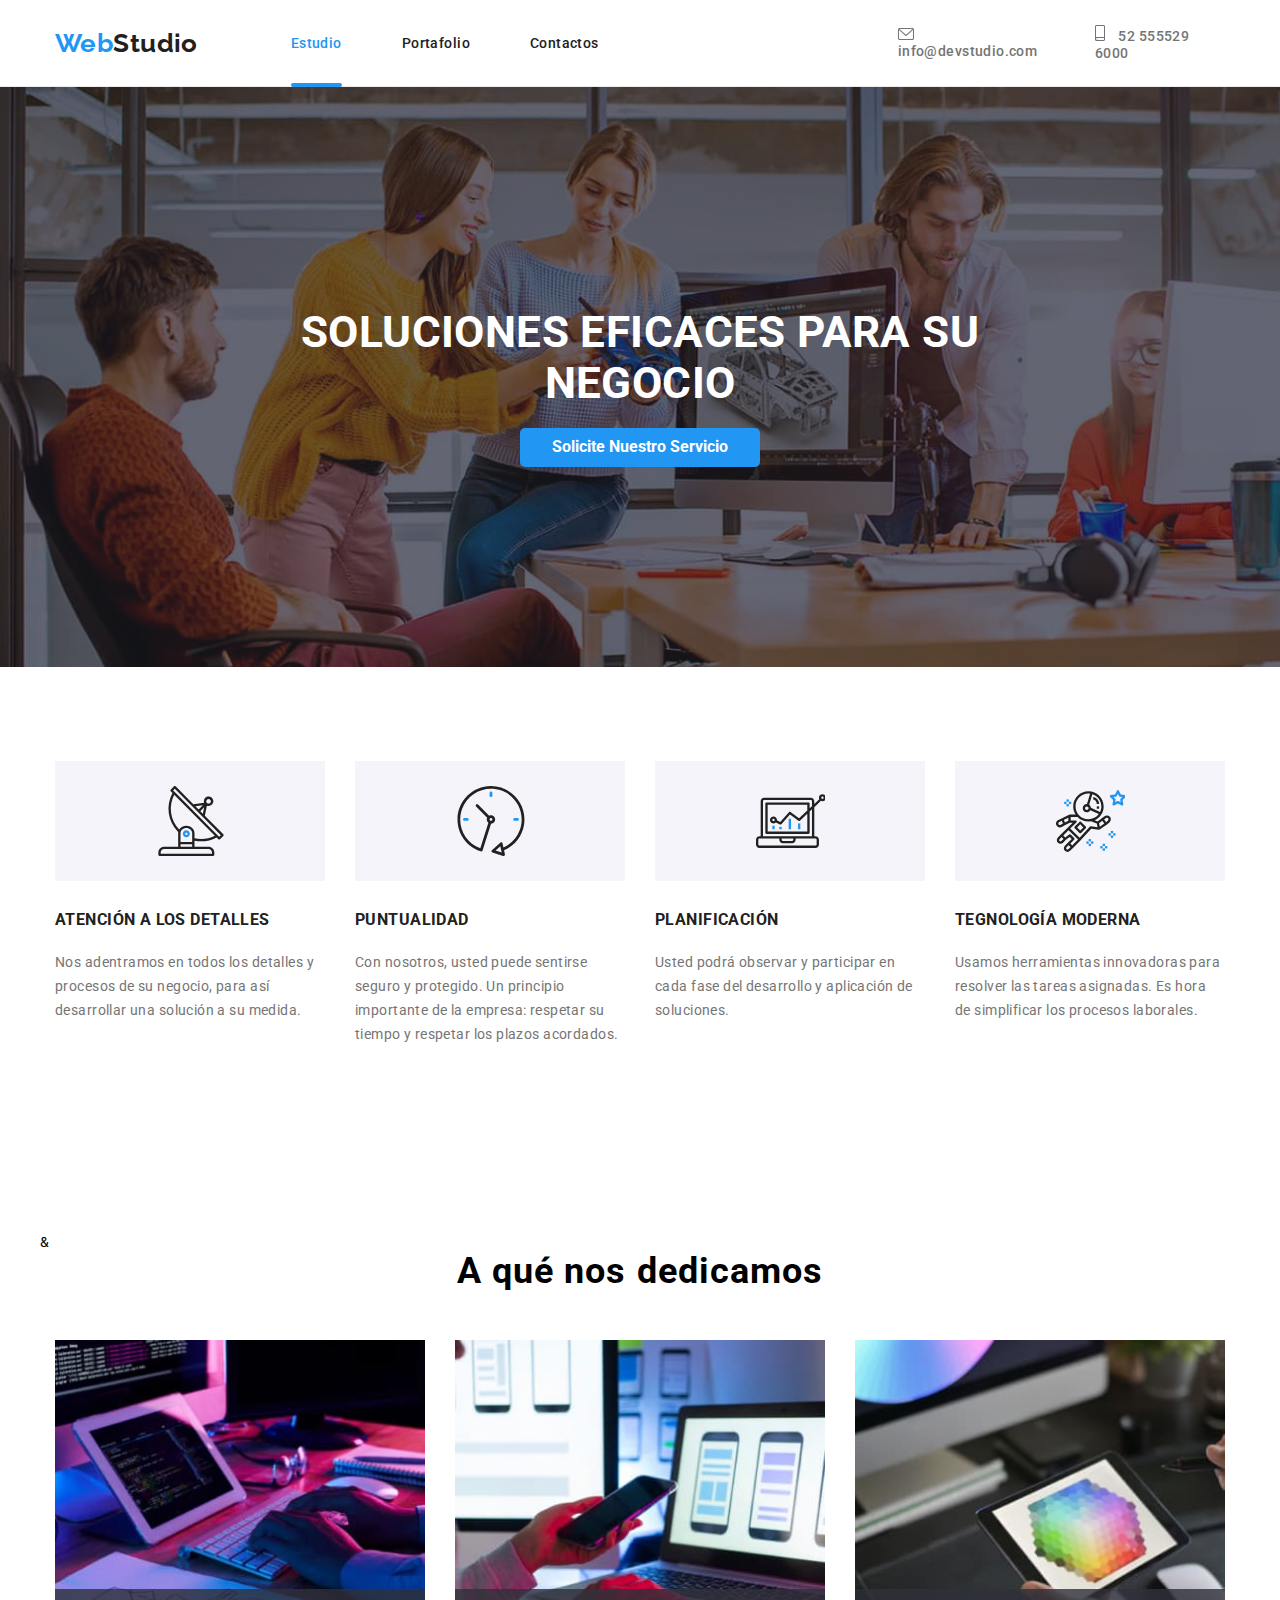
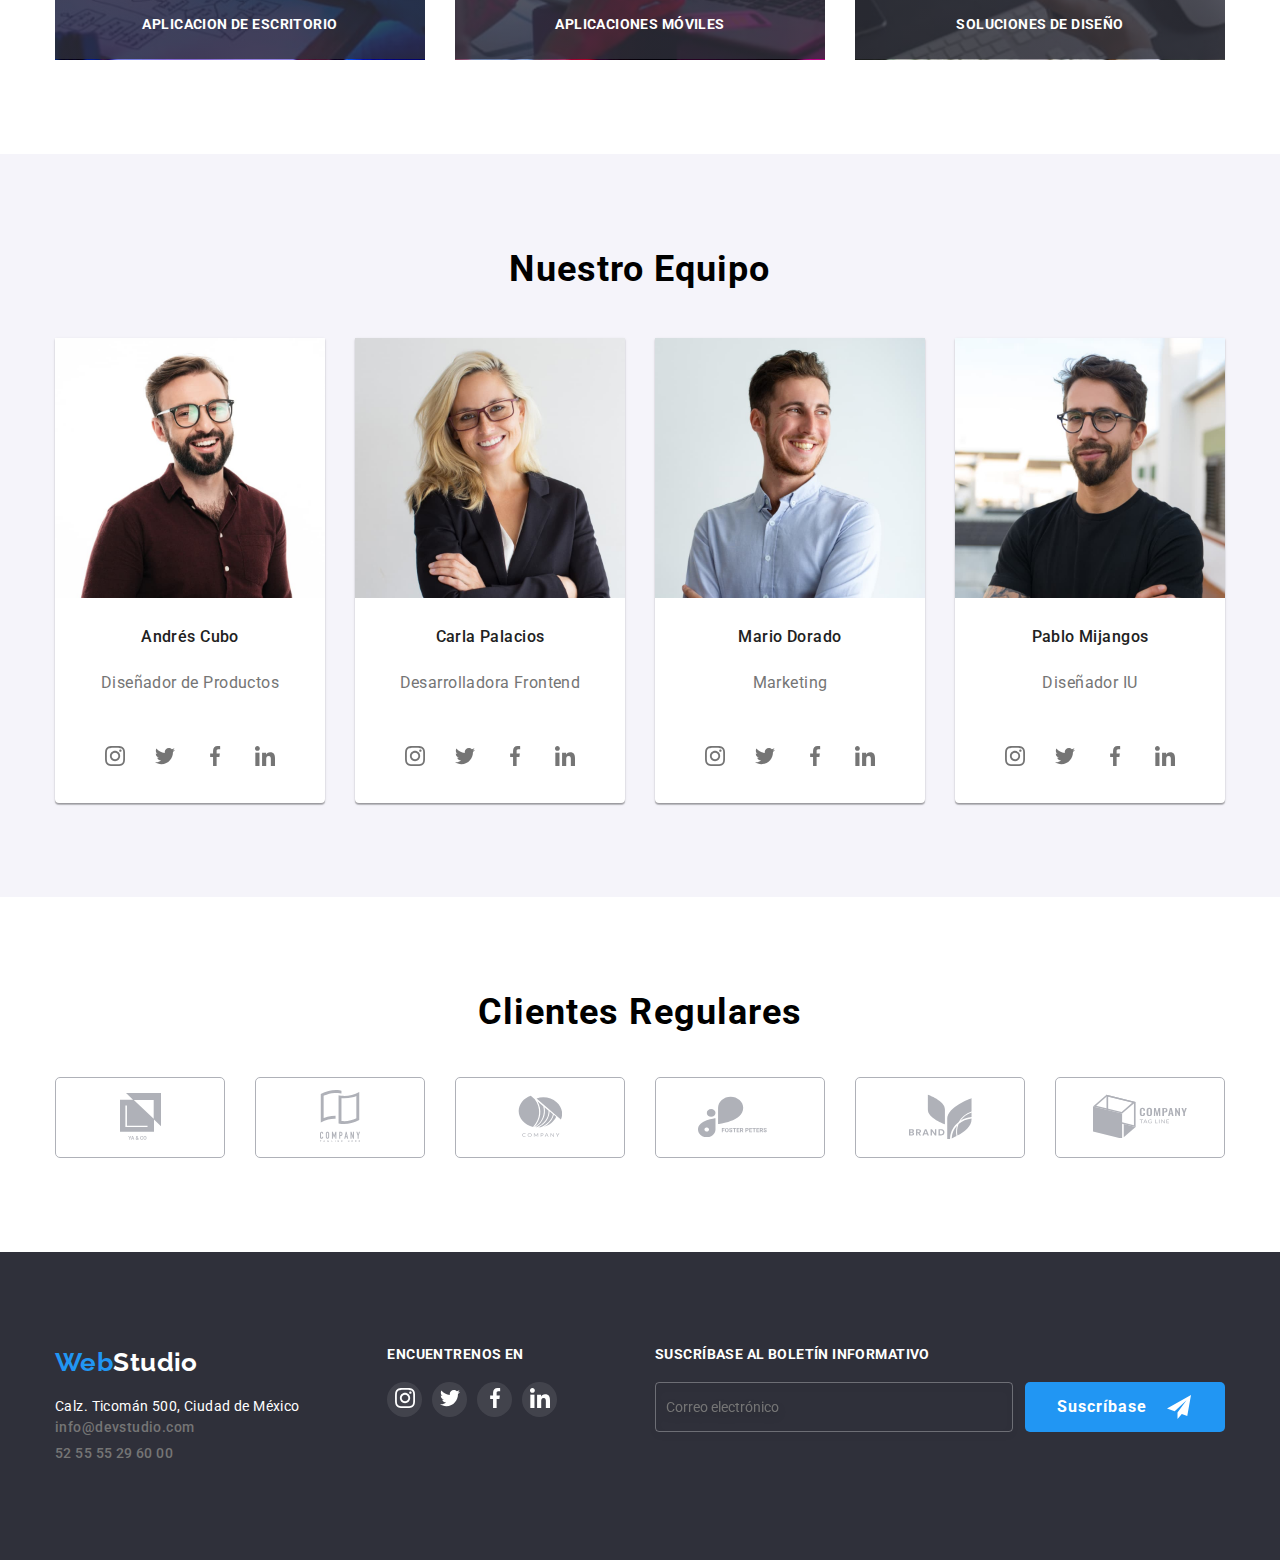
<file: index.html>
<!DOCTYPE html>
<html lang="es">

<head>
  <meta charset="UTF-8" />
  <meta http-equiv="X-UA-Compatible" content="IE=edge" />
  <meta name="viewport" content="width=device-width, initial-scale=1.0" />
  <title>Web Studio</title>
  <link rel="preconnect" href="https://fonts.googleapis.com" />
  <link rel="preconnect" href="https://fonts.gstatic.com" crossorigin />
  <link href="https://fonts.googleapis.com/css2?family=Raleway:wght@700&display=swap" rel="stylesheet" />
  <link href="https://fonts.googleapis.com/css2?family=Roboto:wght@400;500;700;900&display=swap" rel="stylesheet" />

  <link rel="stylesheet" href="./css/modern-normalize.css" />
  <link rel="stylesheet" href="./sass/main.min.css" />
</head>

<body>
  <header class="header">
    <div class="container header__container">
      <nav class="header__nav">
        <a class="logo" href="./index.html">Web<span class="logo--dark">Studio</span></a>
        <ul class="header__navigation__menu__list link">
          <li class="header__navigation__item ">
            <a href="./index.html" class="header__navigation__link header__navigation__link--current"
              rel="noopener noreferrer">Estudio</a>
          </li>
          <li class="header__navigation__item">
            <a href="./portfolio.html" class="header__navigation__link" rel="noopener noreferrer">Portafolio</a>
          </li>
          <li class="header__navigation__item">
            <a href="#" class="header__navigation__link" rel="noopener noreferrer">Contactos</a>
          </li>
        </ul>
      </nav>
      <ul class="header__navigation__info__list link">
        <li class="header__navigtion__info__item">
          <a class="header__navigtion__info__link" href="mailto:info@devstudio.com"><svg class="icon email">
              <use href="./images/icons.svg#email"></use>
            </svg>
            info@devstudio.com</a>
        </li>
        <li class="header__navigtion__info__item">
          <a class="header__navigtion__info__link" href="tel:+525555296000"><svg class="icon smartphone">
              <use href="./images/icons.svg#smartphone"></use>
            </svg>
            52 555529 6000</a>
        </li>
      </ul>
    </div>
  </header>
  <main class="main">
    <section class="hero">
      <div class="container">
        <h1 class="hero__title">SOLUCIONES EFICACES PARA SU NEGOCIO</h1>
        <button class="hero__btn" type="button" data-modal-open>
          Solicite nuestro servicio
        </button>
      </div>
    </section>
    <section class="ouradvantages">
      <div class="container">
        <h2 class="ouradvantages__title" hidden>Nuestras Ventajas</h2>
        <ul class="link ouradvantages__list">
          <li class="ouradvantages__item">
            <div class="ouradvantages__item__punter">
              <svg class="icon ouradvantage__item__icon">
                <use href="./images/icons.svg#Antena"></use>
              </svg>
            </div>
            <h3 class="ouradvantages__item__subtitle">ATENCIÓN A LOS DETALLES</h3>
            <p class="ouradvantages__item__paragraph">
              Nos adentramos en todos los detalles y procesos de su negocio,
              para así desarrollar una solución a su medida.
            </p>

          </li>
          <li class="ouradvantages__item">
            <div class="ouradvantages__item__punter">
              <svg class="icon ouradvantage__item__icon">
                <use href="./images/icons.svg#Reloj"></use>
              </svg>
            </div>
            <h3 class="ouradvantages__item__subtitle">PUNTUALIDAD</h3>
            <p class="ouradvantages__item__paragraph">
              Con nosotros, usted puede sentirse seguro y protegido. Un
              principio importante de la empresa: respetar su tiempo y
              respetar los plazos acordados.
            </p>
          </li>
          <li class="ouradvantages__item ">
            <div class="ouradvantages__item__punter">
              <svg class="icon ouradvantage__item__icon">
                <use href="./images/icons.svg#Diagrama"></use>
              </svg>
            </div>
            <h3 class="ouradvantages__item__subtitle">PLANIFICACIÓN</h3>
            <p class="ouradvantages__item__paragraph">
              Usted podrá observar y participar en cada fase del desarrollo y
              aplicación de soluciones.
            </p>
          </li>

          <li class="ouradvantages__item ">
            <div class="ouradvantages__item__punter">
              <svg class="icon ouradvantage__item__icon ">
                <use href="./images/icons.svg#Astronauta"></use>
              </svg>
            </div>
            <h3 class="ouradvantages__item__subtitle">TEGNOLOGÍA MODERNA</h3>
            <p class="ouradvantages__item__paragraph">
              Usamos herramientas innovadoras para resolver las tareas
              asignadas. Es hora de simplificar los procesos laborales.
            </p>
          </li>
        </ul>
      </div>
    </section>
    <section class="What__do__we__do"> &
      <div class="container">
        <h2 class="What__do__we__do__title">A qué nos dedicamos</h2>
        <ul class="link What__do__we__do__list">
          <li class="What__do__we__do__item ">

            <img class="What__do__we__do__item__image" src="./images/imgbox1.jpg" alt="destock" width="370"
              height="294" />
            <div class="What__do__we__do__fontblack">
              <h3 class="What__do__we__do__item__subtitle">APLICACION DE ESCRITORIO</h3>
            </div>
          </li>
          <li class="What__do__we__do__item ">
            <img class="What__do__we__do__item__image" src="./images/imgbox2.jpg" alt="destock" width="370"
              height="294" />
            <div class="What__do__we__do__fontblack">
              <h3 class="What__do__we__do__item__subtitle">APLICACIONES MÓVILES</h3>
            </div>
          </li>
          <li class="What__do__we__do__item ">
            <img class="What__do__we__do__item__image" src="./images/imgbox3.jpg" alt="destock" width="370"
              height="294" />
            <div class="What__do__we__do__fontblack">
              <h3 class="What__do__we__do__item__subtitle">SOLUCIONES DE DISEÑO</h3>
            </div>
          </li>
        </ul>
      </div>
    </section>
    <section class="our__team">
      <div class="container our__team__container">
        <h2 class="our__team__title">Nuestro Equipo</h2>
        <ul class="link our__team__list">
          <li class="our__team__item">
            <img class="our__team__item__imagen" src="./images/imgperson1.jpg" alt="person1" width="300" />
            <div class="our__team__info">
              <h3 class="our__team__name__user">Andrés Cubo</h3>
              <p class="our__team__profession">Diseñador de Productos</p>
            </div>
            <ul class="link our__team__sub__list">
              <li class="our__team__sub__item">
                <a href="#" class="our__team__sub__link">
                  <svg class="icon our__team__icon__redes">
                    <use href="./images/icons.svg#instagram"></use>
                  </svg>
                </a>
              </li>
              <li class="our__team__sub__item">
                <a href="#" class="our__team__sub__link">
                  <svg class="icon our__team__icon__redes">
                    <use href="./images/icons.svg#twitter"></use>
                  </svg>
                </a>
              </li>
              <li class="our__team__sub__item">
                <a href="#" class="our__team__sub__link">
                  <svg class="icon our__team__icon__redes">
                    <use href="./images/icons.svg#facebook"></use>
                  </svg>
                </a>
              </li>
              <li class="our__team__sub__item">
                <a href="#" class="our__team__sub__link">
                  <svg class="icon our__team__icon__redes">
                    <use href="./images/icons.svg#linkedin"></use>
                  </svg>
                </a>
              </li>
            </ul>
          </li>
          <li class="our__team__item">
            <img class="our__team__item__imagen" src="./images/imgperson2.jpg" alt="person2" width="300" />
            <div class="our__team__info">
              <h3 class="our__team__name__user">Carla Palacios</h3>
              <p class="our__team__profession">Desarrolladora Frontend</p>
            </div>
            <ul class="link our__team__sub__list">
              <li class="our__team__sub__item">
                <a href="#" class="our__team__sub__link">
                  <svg class="icon our__team__icon__redes">
                    <use href="./images/icons.svg#instagram"></use>
                  </svg>
                </a>
              </li>
              <li class="our__team__sub__item">
                <a href="#" class="our__team__sub__link">
                  <svg class="icon our__team__icon__redes">
                    <use href="./images/icons.svg#twitter"></use>
                  </svg>
                </a>
              </li>
              <li class="our__team__sub__item">
                <a href="#" class="our__team__sub__link">
                  <svg class="icon our__team__icon__redes">
                    <use href="./images/icons.svg#facebook"></use>
                  </svg>
                </a>
              </li>
              <li class="our__team__sub__item">
                <a href="#" class="our__team__sub__link">
                  <svg class="icon our__team__icon__redes">
                    <use href="./images/icons.svg#linkedin"></use>
                  </svg>
                </a>
              </li>
            </ul>
          </li>
          </li>
          <li class="our__team__item">
            <img class="our__team__item__imagen" src="./images/imgperson3.jpg" alt="person3" width="300" />
            <div class="our__team__info">
              <h3 class="our__team__name__user">Mario Dorado</h3>
              <p class="our__team__profession">Marketing</p>
            </div>
            <ul class="link our__team__sub__list">
              <li class="our__team__sub__item">
                <a href="#" class="our__team__sub__link">
                  <svg class="icon our__team__icon__redes">
                    <use href="./images/icons.svg#instagram"></use>
                  </svg>
                </a>
              </li>
              <li class="our__team__sub__item">
                <a href="#" class="our__team__sub__link">
                  <svg class="icon our__team__icon__redes">
                    <use href="./images/icons.svg#twitter"></use>
                  </svg>
                </a>
              </li>
              <li class="our__team__sub__item">
                <a href="#" class="our__team__sub__link">
                  <svg class="icon our__team__icon__redes">
                    <use href="./images/icons.svg#facebook"></use>
                  </svg>
                </a>
              </li>
              <li class="our__team__sub__item">
                <a href="#" class="our__team__sub__link">
                  <svg class="icon our__team__icon__redes">
                    <use href="./images/icons.svg#linkedin"></use>
                  </svg>
                </a>
              </li>
            </ul>
          </li>
          <li class="our__team__item">
            <img class="our__team__item__imagen" src="./images/imgperson4.jpg" alt="person4" width="300" />
            <div class="our__team__info">
              <h3 class="our__team__name__user">Pablo Mijangos</h3>
              <p class="our__team__profession">Diseñador IU</p>
            </div>
            <ul class="link our__team__sub__list">
              <li class="our__team__sub__item">
                <a href="#" class="our__team__sub__link">
                  <svg class="icon our__team__icon__redes">
                    <use href="./images/icons.svg#instagram"></use>
                  </svg>
                </a>
              </li>
              <li class="our__team__sub__item">
                <a href="#" class="our__team__sub__link">
                  <svg class="icon our__team__icon__redes">
                    <use href="./images/icons.svg#twitter"></use>
                  </svg>
                </a>
              </li>
              <li class="our__team__sub__item">
                <a href="#" class="our__team__sub__link">
                  <svg class="icon our__team__icon__redes">
                    <use href="./images/icons.svg#facebook"></use>
                  </svg>
                </a>
              </li>
              <li class="our__team__sub__item">
                <a href="#" class="our__team__sub__link">
                  <svg class="icon our__team__icon__redes">
                    <use href="./images/icons.svg#linkedin"></use>
                  </svg>
                </a>
              </li>
            </ul>
          </li>
        </ul>
      </div>
    </section>
    <section class="regular__client">
      <div class="container ">
        <h2 class="regular__client__title">Clientes Regulares</h2>
        <ul class="link regular__client__list">
          <li class="regular__client__item">
            <a href="#">
              <svg class="icon regular__client__img__svg regular__client__item__Cliente1">
                <use href="./images/icons.svg#Cliente1"></use>
              </svg>
            </a>
          </li>
          <li class="regular__client__item">
            <a href="#">
              <svg class="icon regular__client__img__svg regular__client__item__Cliente2">
                <use href="./images/icons.svg#Cliente2"></use>
              </svg>
            </a>
          </li>
          <li class="regular__client__item">
            <a href="#">
              <svg class="icon regular__client__img__svg regular__client__item__Cliente3">
                <use href="./images/icons.svg#Cliente3"></use>
              </svg>
            </a>
          </li>
          <li class="regular__client__item">
            <a href="#">
              <svg class="icon regular__client__img__svg regular__client__item__Cliente4">
                <use href="./images/icons.svg#Cliente4"></use>
              </svg>
            </a>
          </li>
          <li class="regular__client__item">
            <a href="#">
              <svg class="icon regular__client__img__svg regular__client__item__Cliente5">
                <use href="./images/icons.svg#Cliente5"></use>
              </svg>
            </a>
          </li>
          <li class="regular__client__item">
            <a href="#">
              <svg class="icon regular__client__img__svg regular__client__item__Cliente6">
                <use href="./images/icons.svg#Cliente6"></use>
              </svg>
            </a>
          </li>
        </ul>
      </div>
    </section>
  </main>
  <footer class="footer">
    <div class="container footer__container">
      <div class="footer__logo__info">
        <a class="logo" href="./index.html">Web<span class="logo--white">Studio</span></a>
        <address class="footer__address">
          <ul class="link footer__address__list">
            <li class="footer__address__location">
              <a>Calz. Ticomán 500, Ciudad de México</a>
            </li>
            <li class="footer__address__item">
              <a class="footer__address__link" href="mailto:info@devstudio.com">info@devstudio.com</a>
            </li>
            <li class="footer__address__item">
              <a class="footer__address__link" href="tel:+525555296000">52 55 55 29 60 00</a>
            </li>
          </ul>
        </address>
      </div>
      <div class="find__us__in">
        <p class="find__us__in__title">ENCUENTRENOS EN</p>
        <ul class="link find__us__in__list">
          <li class="find__us__in__item">
            <a href="#">
              <svg class="icon find__us__in__item__icon__redes">
                <use href="./images/icons.svg#instagram"></use>
              </svg>
            </a>
          </li>
          <li class="find__us__in__item">
            <a href="#">
              <svg class="icon find__us__in__item__icon__redes">
                <use href="./images/icons.svg#twitter"></use>
              </svg>
            </a>
          </li>
          <li class="find__us__in__item">
            <a href="#">
              <svg class="icon find__us__in__item__icon__redes">
                <use href="./images/icons.svg#facebook"></use>
              </svg>
            </a>
          </li>
          <li class="find__us__in__item">
            <a href="#">
              <svg class="icon find__us__in__item__icon__redes">
                <use href="./images/icons.svg#linkedin"></use>
              </svg>
            </a>
          </li>
        </ul>
      </div>
      <div class="informative__subscription">
        <p class="informative__subscription__title">SUSCRÍBASE al boletín informativo </p>
        <div class="informative__subscription__counter">
          <input class="informative__subscription__input" type="email" name="email-subscription"
            placeholder="Correo electrónico" />
          <button class="informative__subscription__button" type="button">Suscríbase <svg
              class="icon informative__subscription__button__enviar__icono">
              <use href="./images/icons.svg#enviar-icono"></use>
            </svg></button>
        </div>
      </div>
    </div>
  </footer>
  <div class="backdrop is-hidden" data-modal>
    <div class="modal">
      <button class="modal__cerrar" type="button" data-modal-close>
        <svg class="modal__cerrar__icon">
          <use href="./images/icons.svg#cerrar"></use>
        </svg>

      </button>
      <form class="form">
        <p class="form__title">
          Deje sus datos, nos contactaremos con usted
        </p>
        <label class="form__label__name">Nombre</label>
        <div class="form__label__div">
          <svg class="icon form__label__icon">
            <use href="./images/icons.svg#user"></use>
          </svg>
          <input class="form__label__input" type="text" name="name" />
        </div>

        <label class="label-name">Teléfono</label>
        <div class="form__label__div">
          <svg class="icon form__label__icon">
            <use href="./images/icons.svg#telf"></use>
          </svg>
          <input class="form__label__input" type="tel" name="phone_number" />
        </div>

        <label class="label-name">E-mail</label>
        <div class="form__label__div">
          <svg class="icon form__label__icon">
            <use href="./images/icons.svg#sobre-black"></use>
          </svg>
          <input class="form__label__input" type="email" name="email" />
        </div>

        <label class="label-name ">Comentario</label>
        <div class="form__label__conter__comen">
          <textarea class="form__label__conter__comen__textarea" name="comentario"
            placeholder="Introduzca el texto"></textarea>
        </div>

        <label class="form__label__checkbox">
          <input class="form__label__checkbox__input" type="checkbox" name="checkbox">
          <p> Estoy de acuerdo con el boletín informativo y acepto los Términos y Condiciones</p>
        </label>
        <div class="form__counter__button">
          <button class="form__counter__label__button" type="button">
            Enviar
          </button>
        </div>
      </form>

    </div>
  </div>
  <script src="./js/modal.js"></script>
</body>

</html>
</file>
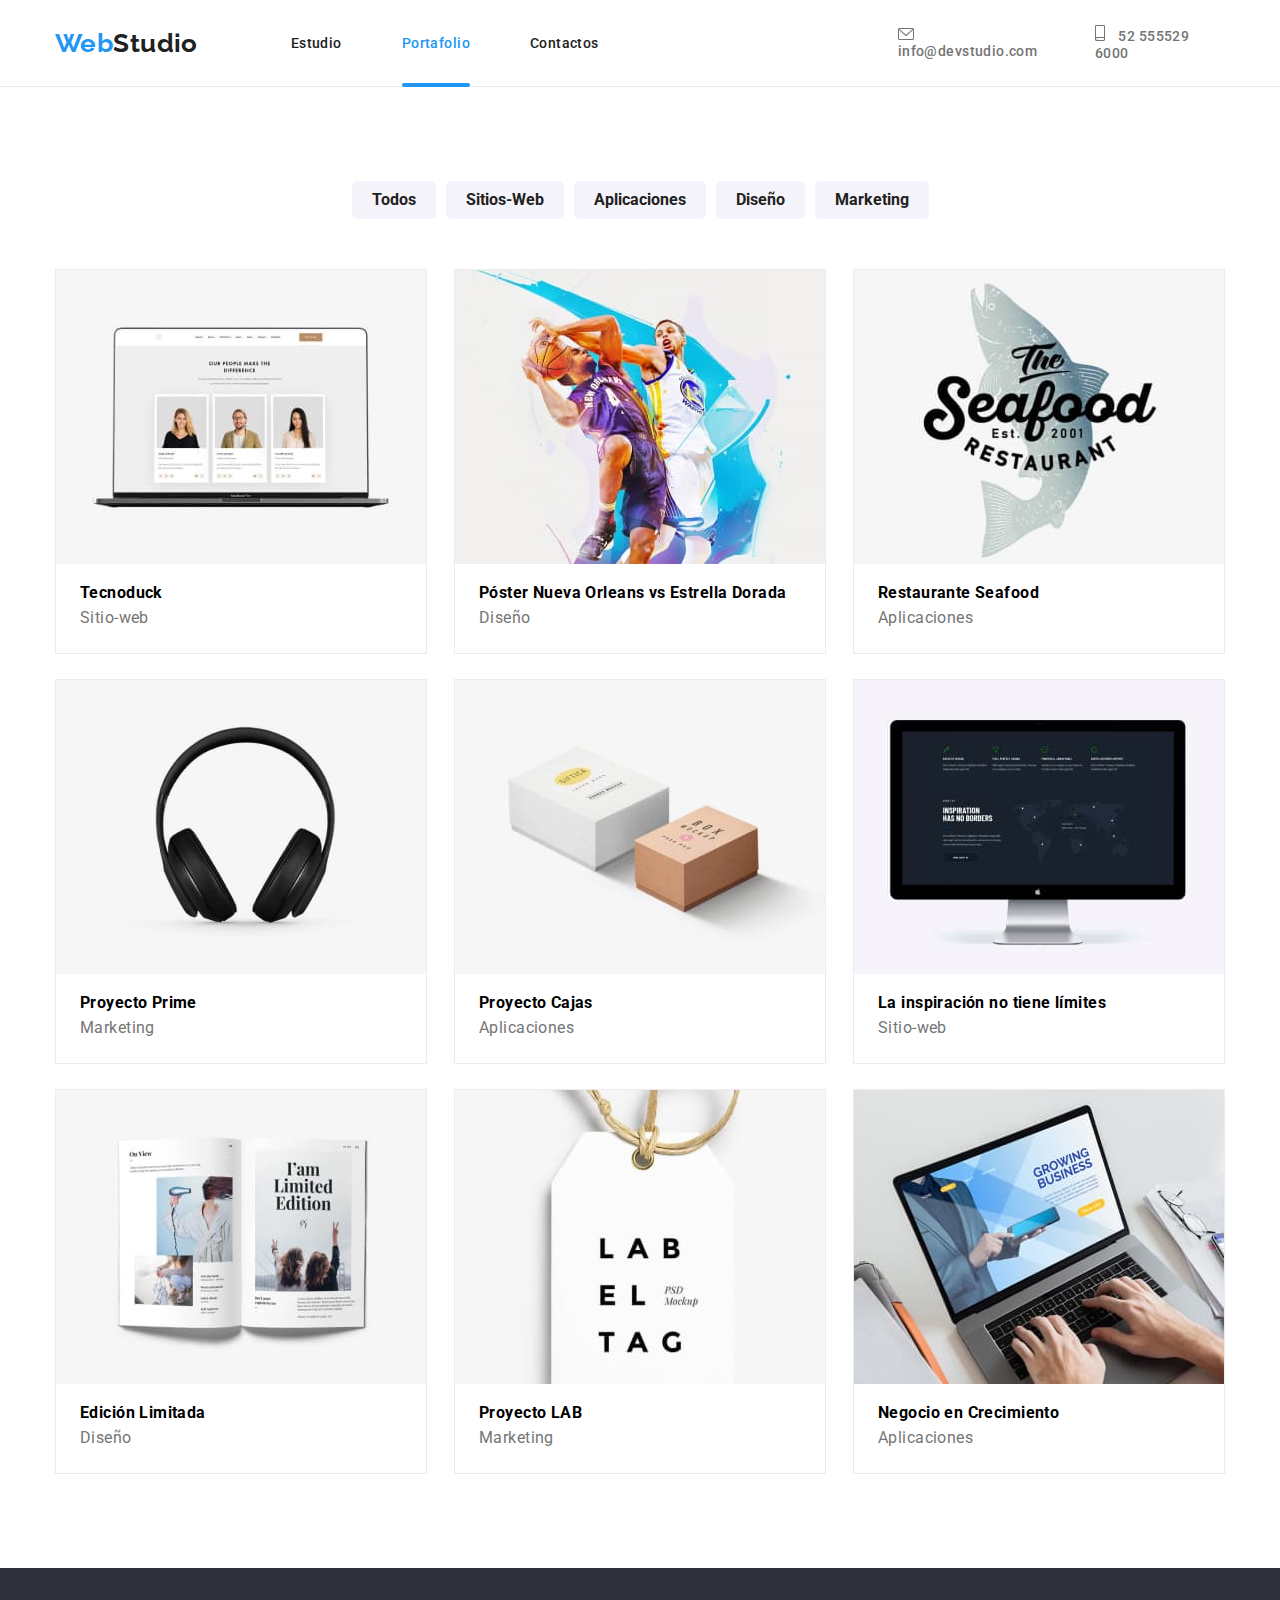
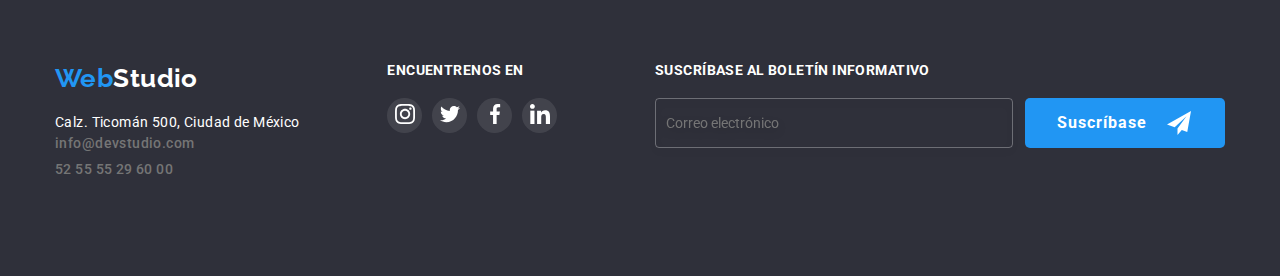
<file: portfolio.html>
<!DOCTYPE html>
<html lang="es">

<head>
  <meta charset="UTF-8" />
  <meta http-equiv="X-UA-Compatible" content="IE=edge" />
  <meta name="viewport" content="width=device-width, initial-scale=1.0" />
  <title>Web Studio</title>
  <link rel="preconnect" href="https://fonts.googleapis.com" />
  <link rel="preconnect" href="https://fonts.gstatic.com" crossorigin />
  <link href="https://fonts.googleapis.com/css2?family=Raleway:wght@700&display=swap" rel="stylesheet" />
  <link href="https://fonts.googleapis.com/css2?family=Roboto:wght@400;500;700;900&display=swap" rel="stylesheet" />
  <link rel="stylesheet" href="./css/modern-normalize.css" />
  <link rel="stylesheet" href="./sass/main.min.css" />
</head>

<body>
  <header class="header">
    <div class="container header__container">
      <nav class="header__nav">
        <a class="logo" href="./index.html">Web<span class="logo--dark">Studio</span></a>
        <ul class="header__navigation__menu__list link">
          <li class="header__navigation__item ">
            <a href="./index.html" class="header__navigation__link " rel="noopener noreferrer">Estudio</a>
          </li>
          <li class="header__navigation__item">
            <a href="./portfolio.html" class="header__navigation__link header__navigation__link--current"
              rel="noopener noreferrer">Portafolio</a>
          </li>
          <li class="header__navigation__item">
            <a href="#" class="header__navigation__link" rel="noopener noreferrer">Contactos</a>
          </li>
        </ul>
      </nav>
      <ul class="header__navigation__info__list link">
        <li class="header__navigtion__info__item">
          <a class="header__navigtion__info__link" href="mailto:info@devstudio.com"><svg class="icon email">
              <use href="./images/icons.svg#email"></use>
            </svg>
            info@devstudio.com</a>
        </li>
        <li class="header__navigtion__info__item">
          <a class="header__navigtion__info__link" href="tel:+525555296000"><svg class="icon smartphone">
              <use href="./images/icons.svg#smartphone"></use>
            </svg>
            52 555529 6000</a>
        </li>
      </ul>
    </div>
  </header>

  <main>
    <section class="section__portafolio">
      <div class="container">
        <ul class="link section__portafolio__list">
          <li class="section__portafolio__item">
            <button class="section__portafolio__item__button section__portafolio__item__button--current" type="button">
              Todos
            </button>
          </li>
          <li class="section__portafolio__item">
            <button class="section__portafolio__item__button" type="button">
              Sitios-web
            </button>
          </li>
          <li class="section__portafolio__item">
            <button class="section__portafolio__item__button" type="button">
              Aplicaciones
            </button>
          </li>
          <li class="section__portafolio__item">
            <button class="section__portafolio__item__button" type="button">Diseño</button>
          </li>
          <li class="section__portafolio__item">
            <button class="section__portafolio__item__button" type="button">Marketing</button>
          </li>
        </ul>
        <ul class="link section__portafolio__sub__list">
          <li class="section__portafolio__list__sub__item">
            <div class="overlay">
              <img src="./images/imgproyec1.jpg" alt="proyec Tecnoduck" />
              <div class="section__portafolio__list__item__bg-rgba">
                Tecnoduck es una plataforma de distribución de coronavirus de última generación. Las compañías usan esta
                plataforma para el espionaje digital y los ataques a los servidores seguros de la competencia.
              </div>
            </div>
            <div class="section__portafolio__list__item__info">
              <h3>Tecnoduck</h3>
              <p class="section__portafolio__list__item__paragraph">Sitio-web</p>
            </div>
          </li>

          <li class="section__portafolio__list__sub__item">
            <div class="overlay">
              <img src="./images/imgproyec2.jpg" alt="proyec Póster de Nueva Orleans" width="370" />
              <div class="section__portafolio__list__item__bg-rgba">
                Tecnoduck es una plataforma de distribución de coronavirus de última generación. Las compañías usan esta
                plataforma para el espionaje digital y los ataques a los servidores seguros de la competencia.
              </div>
            </div>
            <div class="section__portafolio__list__item__info">
              <h3>Póster Nueva Orleans vs Estrella Dorada</h3>
              <p class="section__portafolio__list__item__paragraph">Diseño</p>
            </div>
          </li>
          <li class="section__portafolio__list__sub__item">
            <div class="overlay">
              <img src="./images/imgproyec3.jpg" alt="proyec Restaurante Seafood" width="370" />
              <div class="section__portafolio__list__item__bg-rgba">
                Tecnoduck es una plataforma de distribución de coronavirus de última generación. Las compañías usan esta
                plataforma para el espionaje digital y los ataques a los servidores seguros de la competencia.
              </div>
            </div>
            <div class="section__portafolio__list__item__info">
              <h3>Restaurante Seafood</h3>
              <p class="section__portafolio__list__item__paragraph">Aplicaciones</p>
            </div>
          </li>
          <li class="section__portafolio__list__sub__item">
            <div class="overlay">
              <img src="./images/imgproyec4.jpg" alt="proyec Prime" width="370" />
              <div class="section__portafolio__list__item__bg-rgba">
                Tecnoduck es una plataforma de distribución de coronavirus de última generación. Las compañías usan esta
                plataforma para el espionaje digital y los ataques a los servidores seguros de la competencia.
              </div>
            </div>
            <div class="section__portafolio__list__item__info">
              <h3>Proyecto Prime</h3>
              <p class="section__portafolio__list__item__paragraph">Marketing</p>
            </div>
          </li>
          <li class="section__portafolio__list__sub__item">
            <div class="overlay">
              <img src="./images/imgproyec5.jpg" alt="proyec Cajas" width="370" />
              <div class="section__portafolio__list__item__bg-rgba">
                Tecnoduck es una plataforma de distribución de coronavirus de última generación. Las compañías usan esta
                plataforma para el espionaje digital y los ataques a los servidores seguros de la competencia.
              </div>
            </div>
            <div class="section__portafolio__list__item__info">
              <h3>Proyecto Cajas</h3>
              <p class="section__portafolio__list__item__paragraph">Aplicaciones</p>
            </div>
          </li>
          <li class="section__portafolio__list__sub__item">
            <div class="overlay">
              <img src="./images/imgproyec6.jpg" alt="proyec La inspiración no tiene límites" width="370" />
              <div class="section__portafolio__list__item__bg-rgba">
                Tecnoduck es una plataforma de distribución de coronavirus de última generación. Las compañías usan esta
                plataforma para el espionaje digital y los ataques a los servidores seguros de la competencia.
              </div>
            </div>
            <div class="section__portafolio__list__item__info">
              <h3>La inspiración no tiene límites</h3>
              <p class="section__portafolio__list__item__paragraph">Sitio-web</p>
              <div>

          </li>
          <li class="section__portafolio__list__sub__item">
            <div class="overlay">
              <img src="./images/imgproyec7.jpg" alt="proyec Edición Limitada" width="370" />
              <div class="section__portafolio__list__item__bg-rgba">
                Tecnoduck es una plataforma de distribución de coronavirus de última generación. Las compañías usan esta
                plataforma para el espionaje digital y los ataques a los servidores seguros de la competencia.
              </div>
            </div>
            <div class="section__portafolio__list__item__info">
              <h3>Edición Limitada</h3>
              <p class="section__portafolio__list__item__paragraph">Diseño</p>
            </div>
          </li>
          <li class="section__portafolio__list__sub__item">
            <div class="overlay">
              <img src="./images/imgproyec8.jpg" alt="proyec Proyecto LAB" width="370" />
              <div class="section__portafolio__list__item__bg-rgba">
                Tecnoduck es una plataforma de distribución de coronavirus de última generación. Las compañías usan esta
                plataforma para el espionaje digital y los ataques a los servidores seguros de la competencia.
              </div>
            </div>
            <div class="section__portafolio__list__item__info">
              <h3>Proyecto LAB</h3>
              <p class="section__portafolio__list__item__paragraph">Marketing</p>
            </div>
          </li>
          <li class="section__portafolio__list__sub__item">
            <div class="overlay">
              <img src="./images/imgproyec9.jpg" alt="proyec Negocio en Crecimiento" width="370" />
              <div class="section__portafolio__list__item__bg-rgba">
                Tecnoduck es una plataforma de distribución de coronavirus de última generación. Las compañías usan esta
                plataforma para el espionaje digital y los ataques a los servidores seguros de la competencia.
              </div>
            </div>
            <div class="section__portafolio__list__item__info">
              <h3>Negocio en Crecimiento</h3>
              <p class="section__portafolio__list__item__paragraph">Aplicaciones</p>
            </div>
          </li>
        </ul>
      </div>
    </section>
  </main>
  <footer class="footer">
    <div class="container footer__container">
      <div class="footer__logo__info">
        <a class="logo" href="./index.html">Web<span class="logo--white">Studio</span></a>
        <address class="footer__address">
          <ul class="link footer__address__list">
            <li class="footer__address__location">
              <a>Calz. Ticomán 500, Ciudad de México</a>
            </li>
            <li class="footer__address__item">
              <a class="footer__address__link" href="mailto:info@devstudio.com">info@devstudio.com</a>
            </li>
            <li class="footer__address__item">
              <a class="footer__address__link" href="tel:+525555296000">52 55 55 29 60 00</a>
            </li>
          </ul>
        </address>
      </div>
      <div class="find__us__in">
        <p class="find__us__in__title">ENCUENTRENOS EN</p>
        <ul class="link find__us__in__list">
          <li class="find__us__in__item">
            <a href="#">
              <svg class="icon find__us__in__item__icon__redes">
                <use href="./images/icons.svg#instagram"></use>
              </svg>
            </a>
          </li>
          <li class="find__us__in__item">
            <a href="#">
              <svg class="icon find__us__in__item__icon__redes">
                <use href="./images/icons.svg#twitter"></use>
              </svg>
            </a>
          </li>
          <li class="find__us__in__item">
            <a href="#">
              <svg class="icon find__us__in__item__icon__redes">
                <use href="./images/icons.svg#facebook"></use>
              </svg>
            </a>
          </li>
          <li class="find__us__in__item">
            <a href="#">
              <svg class="icon find__us__in__item__icon__redes">
                <use href="./images/icons.svg#linkedin"></use>
              </svg>
            </a>
          </li>
        </ul>
      </div>
      <div class="informative__subscription">
        <p class="informative__subscription__title">SUSCRÍBASE al boletín informativo </p>
        <div class="informative__subscription__counter">
          <input class="informative__subscription__input" type="email" name="email-subscription"
            placeholder="Correo electrónico" />
          <button class="informative__subscription__button" type="button">Suscríbase <svg
              class="icon informative__subscription__button__enviar__icono">
              <use href="./images/icons.svg#enviar-icono"></use>
            </svg></button>
        </div>
      </div>
    </div>
  </footer>
</body>

</html>
</file>
<file: sass/main.min.css>
*{margin:0;padding:0;-webkit-box-sizing:border-box;box-sizing:border-box}h1,h2,h3,h4,h5,h6,p{margin:0}html{-webkit-box-sizing:border-box;box-sizing:border-box}*,::after,::before{-webkit-box-sizing:inherit;box-sizing:inherit}.text{font-size:16px;line-height:1.5}img{display:block;max-width:100%;height:auto}address{font-style:normal}.link{text-decoration:none;color:inherit}.list{list-style:none;padding:0;margin:0}*{-webkit-box-sizing:border-box;box-sizing:border-box}.container{width:1200px;padding-left:15px;padding-right:15px;margin-left:auto;margin-right:auto}section{padding:94px 0}body{font-family:Roboto,Arial,sans-serif;background-color:var(--primary-white-color);font-size:14px;letter-spacing:.03em}h2{font-family:Roboto;font-style:normal;font-weight:700;font-size:36px;line-height:42px;text-align:center;letter-spacing:.03em}.link{list-style:none}.icon{display:inline-block;width:1em;height:1em;stroke-width:0;stroke:currentColor;fill:currentColor}.logo{font-family:Raleway;font-weight:700;font-size:26px;color:#2196f3;line-height:2rem;text-decoration:none;padding:25px 0;margin-right:93px}header{border-bottom:solid #ececec 1px}.header__container{display:-webkit-box;display:-ms-flexbox;display:flex;-webkit-box-align:center;-ms-flex-align:center;align-items:center}.header__nav{display:-webkit-box;display:-ms-flexbox;display:flex;-webkit-box-align:center;-ms-flex-align:center;align-items:center;margin-right:299px}.logo--dark{color:#212121}.header__navigation__menu__list{display:-webkit-box;display:-ms-flexbox;display:flex;-webkit-box-pack:center;-ms-flex-pack:center;justify-content:center;-webkit-box-align:center;-ms-flex-align:center;align-items:center;gap:60px}.header__navigation__item{padding:35px 0;position:relative}.header__navigation__link{font-weight:500;font-size:14px;color:#212121;text-decoration:none}.header__navigation__info__list{display:-webkit-box;display:-ms-flexbox;display:flex;-webkit-box-pack:center;-ms-flex-pack:center;justify-content:center;-webkit-box-align:center;-ms-flex-align:center;align-items:center;gap:30px}.header__navigtion__info__link{font-style:normal;font-weight:500;font-size:14px;color:#757575;fill:#757575;text-decoration:none}.smartphone{width:10px;height:16px;margin-right:10px}.email{width:16px;height:12px;margin-right:10px}.header__navigation__link--current,.header__navigation__link:focus,.header__navigation__link:hover,.header__navigtion__info__link:focus,.header__navigtion__info__link:hover{color:#2196f3;fill:#2196f3}.header__navigation__link--current::after{content:"";bottom:-1px;position:absolute;display:block;width:100%;height:4px;background-color:#2196f3;border-radius:2px}.hero{padding:200px calc((100% - 1200px)/ 2);text-align:center;background:-webkit-gradient(linear,left bottom,left top,from(rgba(47,48,58,.4)),to(rgba(47,48,58,.4))),url(../images/imgbackground.jpg);background:-o-linear-gradient(bottom,rgba(47,48,58,.4),rgba(47,48,58,.4)),url(../images/imgbackground.jpg);background:linear-gradient(0deg,rgba(47,48,58,.4),rgba(47,48,58,.4)),url(../images/imgbackground.jpg);padding:200px calc((100% - 1200px)/ 2);background-repeat:no-repeat;background-size:cover;text-align:center}.hero__title{width:696px;margin:20px auto;color:#fff;font-size:44px;text-transform:capitalize}.hero__btn{background-color:#2196f3;color:#fff;font-size:16px;border-radius:5px;border:none;outline:0;font-weight:700;text-transform:capitalize;padding:10px 32px}.hero__btn:focus,.hero__btn:hover{cursor:pointer;background-color:#188ce8}.ouradvantage__item__icon{width:69px;height:70px;fill:#fff}.ouradvantages__item__punter{display:-webkit-box;display:-ms-flexbox;display:flex;-webkit-box-align:center;-ms-flex-align:center;align-items:center;-webkit-box-pack:center;-ms-flex-pack:center;justify-content:center;height:120px;margin-bottom:30px;width:270px;background-color:#f5f4fa}.ouradvantages__list{display:-webkit-box;display:-ms-flexbox;display:flex;gap:30px}.ouradvantages__item{-ms-flex-preferred-size:cal(0);flex-basis:cal(0%)}.ouradvantages__item__subtitle{margin-bottom:20px;text-transform:uppercase;color:#212121}.ouradvantages__item__paragraph{font-size:14px;color:#757575;line-height:24px}.What__do__we__do{display:-webkit-box;display:-ms-flexbox;display:flex;-webkit-box-orient:vertical;-webkit-box-direction:normal;-ms-flex-direction:column;flex-direction:column;-webkit-box-pack:justify;-ms-flex-pack:justify;justify-content:space-between;margin:0 calc((100% - 1200px)/ 2)}.What__do__we__do__title{height:10vh;display:-webkit-box;display:-ms-flexbox;display:flex;-webkit-box-align:start;-ms-flex-align:start;align-items:flex-start;-webkit-box-pack:center;-ms-flex-pack:center;justify-content:center}.What__do__we__do__list{display:-webkit-box;display:-ms-flexbox;display:flex;gap:30px}.What__do__we__do__item{position:relative}.What__do__we__do__fontblack{width:370px;height:70px;position:absolute;bottom:1px;left:0;background:-webkit-gradient(linear,left bottom,left top,from(rgba(47,48,58,.8)),to(rgba(47,48,58,.8)));background:-o-linear-gradient(bottom,rgba(47,48,58,.8),rgba(47,48,58,.8));background:linear-gradient(0deg,rgba(47,48,58,.8),rgba(47,48,58,.8));padding:27px;text-align:center}.What__do__we__do__item__subtitle{font-style:normal;font-size:14px;line-height:16px;color:#fff;text-align:center}.our__team__name__user{font-style:normal;font-weight:500;font-size:16px;color:#212121;height:30px;margin-bottom:10px}.our__team__profession{font-size:16px;color:#757575;line-height:30px;text-align:center;height:30px}.our__team__info{text-align:center;padding:30px 43px}.our__team{background-color:#f5f4fa;display:-webkit-box;display:-ms-flexbox;display:flex;-webkit-box-orient:vertical;-webkit-box-direction:normal;-ms-flex-direction:column;flex-direction:column;-webkit-box-pack:justify;-ms-flex-pack:justify;justify-content:space-between}.our__team__container{margin:0 calc((100% - 1200px)/ 2)}.our__team__title{height:10vh;display:-webkit-box;display:-ms-flexbox;display:flex;-webkit-box-align:start;-ms-flex-align:start;align-items:flex-start;-webkit-box-pack:center;-ms-flex-pack:center;justify-content:center}.our__team__list{display:-webkit-box;display:-ms-flexbox;display:flex;gap:30px}.our__team__item{background-color:#fff;width:28%;-webkit-box-shadow:0 1px 3px rgba(0,0,0,.12),0 1px 1px rgba(0,0,0,.14),0 2px 1px rgba(0,0,0,.2);box-shadow:0 1px 3px rgba(0,0,0,.12),0 1px 1px rgba(0,0,0,.14),0 2px 1px rgba(0,0,0,.2);border-radius:0 0 4px 4px;-ms-flex-preferred-size:calc((100% - 90px)/ 4);flex-basis:calc((100% - 90px)/ 4)}.our__team__item__imagen{width:100%}.our__team__sub__list{display:-webkit-box;display:-ms-flexbox;display:flex;-webkit-box-align:center;-ms-flex-align:center;align-items:center;-webkit-box-pack:center;-ms-flex-pack:center;justify-content:center;gap:15px;padding:10px 20px;margin-bottom:20px}.our__team__icon__redes{width:20px;height:20px;fill:#757575}.our__team__sub__item{display:block;width:35px;height:35px;border-radius:25px}.our__team__sub__item:hover{background-color:#2196f3}.our__team__sub__item:hover .our__team__icon__redes{fill:#fff}.our__team__sub__link{display:-webkit-box;display:-ms-flexbox;display:flex;-webkit-box-align:center;-ms-flex-align:center;align-items:center;-webkit-box-pack:center;-ms-flex-pack:center;justify-content:center;border-radius:25px;height:35px;width:35px}.regular__client{display:-webkit-box;display:-ms-flexbox;display:flex;-webkit-box-orient:vertical;-webkit-box-direction:normal;-ms-flex-direction:column;flex-direction:column}.regular__client__title{display:-webkit-box;display:-ms-flexbox;display:flex;-webkit-box-align:start;-ms-flex-align:start;align-items:flex-start;-webkit-box-pack:center;-ms-flex-pack:center;justify-content:center;padding-bottom:44px}.regular__client__list{display:-webkit-box;display:-ms-flexbox;display:flex;-webkit-box-align:center;-ms-flex-align:center;align-items:center;-webkit-box-pack:justify;-ms-flex-pack:justify;justify-content:space-between;list-style:none}.regular__client__item{display:-webkit-box;display:-ms-flexbox;display:flex;-webkit-box-align:center;-ms-flex-align:center;align-items:center;-webkit-box-pack:center;-ms-flex-pack:center;justify-content:center;-ms-flex-wrap:wrap;flex-wrap:wrap;width:170px;height:81px;border:solid #afb1b8 1px;border-radius:5px;cursor:pointer}.regular__client__item:hover .regular__client__img__svg{fill:#2196f3}.regular__client__item:hover{border:solid 1px #2196f3}.regular__client__item__Cliente1{width:41px;height:47px;fill:#afb1b8}.regular__client__item__Cliente2{width:40px;height:52px;fill:#afb1b8}.regular__client__item__Cliente3{width:44px;height:42px;fill:#afb1b8}.regular__client__item__Cliente4{width:85px;height:41px;fill:#afb1b8}.regular__client__item__Cliente5{width:63px;height:45px;fill:#afb1b8}.regular__client__item__Cliente6{width:94px;height:44px;fill:#afb1b8}.footer{background-color:#2f303a;display:-webkit-box;display:-ms-flexbox;display:flex;gap:20px;padding:94px calc((100% - 1200px)/ 2)}.footer__container{display:-webkit-box;display:-ms-flexbox;display:flex;-webkit-box-pack:justify;-ms-flex-pack:justify;justify-content:space-between;-webkit-box-align:start;-ms-flex-align:start;align-items:flex-start}.footer__address{margin-top:20px}.footer__address__location{font-style:normal;font-weight:400;font-size:14px;color:#fff}.footer__address__link{font-style:normal;font-weight:500;font-size:14px;color:#757575;text-decoration:none;display:block;padding:5px 0}.footer__address__link:focus,.footer__address__link:hover{color:var(--accent-color)}.logo--white{color:#fff}.footer__address__list{margin:0;padding:0}.find__us__in__title{font-weight:700;font-size:14px;line-height:16px;letter-spacing:.03em;text-transform:uppercase;color:#fff;margin-bottom:20px}.find__us__in__list{display:-webkit-box;display:-ms-flexbox;display:flex}.find__us__in__item__icon__redes{width:20px;height:20px;fill:#fff}.find__us__in__item{display:block;width:35px;height:35px;border-radius:25px;background-color:rgba(169,169,177,.1568627451);margin-right:10px}.find__us__in__item:hover{background-color:#2196f3}.find__us__in__item:hover .find__us__in__item__icon__redes{fill:#fff;background-color:#2196f3}.find__us__in__item{display:-webkit-box;display:-ms-flexbox;display:flex;-webkit-box-align:center;-ms-flex-align:center;align-items:center;-webkit-box-pack:center;-ms-flex-pack:center;justify-content:center;border-radius:25px;height:35px;width:35px}.informative__subscription__title{width:275px;height:16px;font-style:normal;font-weight:700;font-size:14px;line-height:16px;letter-spacing:.03em;text-transform:uppercase;color:#fff;margin-bottom:20px}.informative__subscription__counter{display:-webkit-box;display:-ms-flexbox;display:flex;gap:12px;-webkit-box-align:center;-ms-flex-align:center;align-items:center;text-align:center}.informative__subscription__input{-webkit-box-sizing:border-box;box-sizing:border-box;width:358px;height:50px;border:1px solid rgba(255,255,255,.3);-webkit-filter:drop-shadow(0 4px 4px rgba(0, 0, 0, .15));filter:drop-shadow(0 4px 4px rgba(0, 0, 0, .15));border-radius:4px;background-color:transparent;color:rgba(255,255,255,.6);padding-left:10px}.informative__subscription__button{background-color:#2196f3;color:#fff;font-weight:700;font-size:16px;line-height:30px;border-radius:5px;border:none;outline:0;text-transform:capitalize;padding:10px 32px;width:200px;height:50px;display:-webkit-box;display:-ms-flexbox;display:flex;gap:20px;-webkit-box-align:center;-ms-flex-align:center;align-items:center;text-align:center;letter-spacing:.06em}.informative__subscription__button:hover{cursor:pointer;background-color:#188ce8}.informative__subscription__button__enviar__icono{width:24px;height:24px}.backdrop{position:fixed;width:100%;height:100%;top:0;left:0;opacity:1;visibility:visible;background:rgba(0,0,0,.2)}.is-hidden{opacity:0;visibility:visible;pointer-events:none}.backdrop.is-hidden .modal{-webkit-transform:translate(-50%,-50%) scale(.9);-ms-transform:translate(-50%,-50%) scale(.9);transform:translate(-50%,-50%) scale(.9)}.modal{position:absolute;min-width:528px;min-height:581px;left:50%;top:50%;background:#fff;-webkit-box-shadow:0 1px 3px rgba(0,0,0,.12),0 1px 1px rgba(0,0,0,.14),0 2px 1px rgba(0,0,0,.2);box-shadow:0 1px 3px rgba(0,0,0,.12),0 1px 1px rgba(0,0,0,.14),0 2px 1px rgba(0,0,0,.2);border-radius:4px;-webkit-transform:translate(-50%,-50%) scale(1);-ms-transform:translate(-50%,-50%) scale(1);transform:translate(-50%,-50%) scale(1);-webkit-transition:-webkit-transform 250ms cubic-bezier(.4,0,.2,1);transition:-webkit-transform 250ms cubic-bezier(.4,0,.2,1);-o-transition:transform 250ms cubic-bezier(.4,0,.2,1);transition:transform 250ms cubic-bezier(.4,0,.2,1);transition:transform 250ms cubic-bezier(.4,0,.2,1),-webkit-transform 250ms cubic-bezier(.4,0,.2,1)}.modal__cerrar{display:-webkit-box;display:-ms-flexbox;display:flex;-webkit-box-align:center;-ms-flex-align:center;align-items:center;-webkit-box-pack:center;-ms-flex-pack:center;justify-content:center;border-radius:25px;width:30px;height:30px;background:#fff;border:1px solid rgba(0,0,0,.1);position:absolute;top:8px;right:8px}.modal__cerrar__icon{height:11px;width:11px;border-radius:0}.form{position:absolute;margin-left:41px;margin-right:39px;margin-top:38.5px;top:0;left:0}.form__title{width:448px;height:23px;font-style:normal;font-weight:700;font-size:20px;line-height:23px;text-align:center;letter-spacing:.03em;color:#212121;margin-bottom:12px}.form__label__name{font-style:normal;font-weight:400;font-size:12px;line-height:14px;letter-spacing:.01em;color:#757575;display:-webkit-box;display:-ms-flexbox;display:flex;-webkit-box-orient:vertical;-webkit-box-direction:normal;-ms-flex-direction:column;flex-direction:column;margin-bottom:4px}.form__label__div{width:448px;height:40px;position:relative;border:1px solid rgba(33,33,33,.2);border-radius:4px;margin-bottom:10px;padding-left:42px}.form__label__input{width:400px;height:20px;border:none;outline:0;position:absolute;top:10px}.form__label__icon{fill:#212121;position:absolute;width:15px;height:13px;top:14px;left:15px}.form__label__div:focus-within .form__label__icon{fill:#2196f3}.form__label__div:focus-within{border:1px solid #2196f3}.form__label__conter__comen__textarea{width:416px;height:96px;margin:10px 14px;border:none;outline:0;resize:none;color:rgba(117,117,117,.5);font-style:normal;font-weight:400;font-size:12px;line-height:1.1}.form__label__conter__comen{-webkit-box-sizing:border-box;box-sizing:border-box;width:448px;height:120px;border:1px solid rgba(33,33,33,.2);border-radius:4px;margin-bottom:20px}.form__label__checkbox{width:400px;height:24px;font-style:normal;font-weight:400;font-size:14px;line-height:24px;letter-spacing:.03em;color:#757575;-moz-text-align-last:start;text-align-last:start;display:-webkit-box;display:-ms-flexbox;display:flex;-webkit-box-pack:justify;-ms-flex-pack:justify;justify-content:space-between;-webkit-box-align:start;-ms-flex-align:start;align-items:flex-start;gap:7px;margin:0 30px;margin-bottom:30px}.form__label__checkbox__input[type=checkbox]{width:16px;height:15px;border-radius:2px}.form__counter__button{margin:0 130px}.form__counter__label__button{width:200px;height:50px;background-color:#2196f3;color:#fff;-webkit-box-shadow:0 4px 4px rgba(0,0,0,.15);box-shadow:0 4px 4px rgba(0,0,0,.15);font-size:16px;border-radius:4px;border:none;outline:0;font-weight:700;text-transform:capitalize;padding:10px 32px}.form__counter__label__button:hover{cursor:pointer;background-color:#188ce8}.section__portafolio{display:-webkit-box;display:-ms-flexbox;display:flex;-webkit-box-orient:vertical;-webkit-box-direction:normal;-ms-flex-direction:column;flex-direction:column;-webkit-box-pack:justify;-ms-flex-pack:justify;justify-content:space-between}.section__portafolio__list{width:100%;display:-webkit-box;display:-ms-flexbox;display:flex;-webkit-box-align:start;-ms-flex-align:start;align-items:flex-start;-webkit-box-pack:center;-ms-flex-pack:center;justify-content:center;gap:10px;margin-bottom:50px}.section__portafolio__item__button--current{background-color:#2196f3;color:#fff}.section__portafolio__item__button{background-color:#f5f4fa;color:#212121;font-size:16px;border:none;outline:0;font-weight:700;text-transform:capitalize;padding:10px 20px;border-radius:5px}.section__portafolio__item__button:focus,.section__portafolio__item__button:hover{-webkit-box-shadow:0 3px 1px rgba(0,0,0,.1),0 1px 2px rgba(0,0,0,.08),0 2px 2px rgba(0,0,0,.12);box-shadow:0 3px 1px rgba(0,0,0,.1),0 1px 2px rgba(0,0,0,.08),0 2px 2px rgba(0,0,0,.12);border-radius:4px;background-color:#2196f3;color:#fff;cursor:pointer}.section__portafolio__sub__list{display:-webkit-box;display:-ms-flexbox;display:flex;-ms-flex-wrap:wrap;flex-wrap:wrap;-webkit-box-orient:horizontal;-webkit-box-direction:normal;-ms-flex-direction:row;flex-direction:row;-webkit-box-pack:justify;-ms-flex-pack:justify;justify-content:space-between;gap:25px;padding:0;list-style:none}.section__portafolio__list__sub__item{background-color:#fff;cursor:pointer;border:1px solid #ececec}.section__portafolio__list__sub__item:hover{-webkit-box-shadow:0 3px 1px rgba(0,0,0,.1),0 1px 2px rgba(0,0,0,.08),0 2px 2px rgba(0,0,0,.12);box-shadow:0 3px 1px rgba(0,0,0,.1),0 1px 2px rgba(0,0,0,.08),0 2px 2px rgba(0,0,0,.12);border-radius:4px}.overlay{position:relative;overflow:hidden}.section__portafolio__list__item__bg-rgba{font-style:normal;font-weight:400;font-size:18px;line-height:28px;background:rgba(33,150,243,.9);letter-spacing:.03em;color:#fff;width:370px;height:294px;text-align:justify;padding:63px 24px;position:absolute}.overlay:hover .section__portafolio__list__item__bg-rgba{-webkit-transform:translateY(-294px);-ms-transform:translateY(-294px);transform:translateY(-294px);-webkit-transition:-webkit-transform 250ms cubic-bezier(.4,0,.2,1);transition:-webkit-transform 250ms cubic-bezier(.4,0,.2,1);-o-transition:transform 250ms cubic-bezier(.4,0,.2,1);transition:transform 250ms cubic-bezier(.4,0,.2,1);transition:transform 250ms cubic-bezier(.4,0,.2,1),-webkit-transform 250ms cubic-bezier(.4,0,.2,1)}.section__portafolio__list__item__info{padding:20px 24px}.section__portafolio__list__item__paragraph{font-style:normal;font-weight:400;font-size:16px;line-height:30px;color:#757575}
</file>
